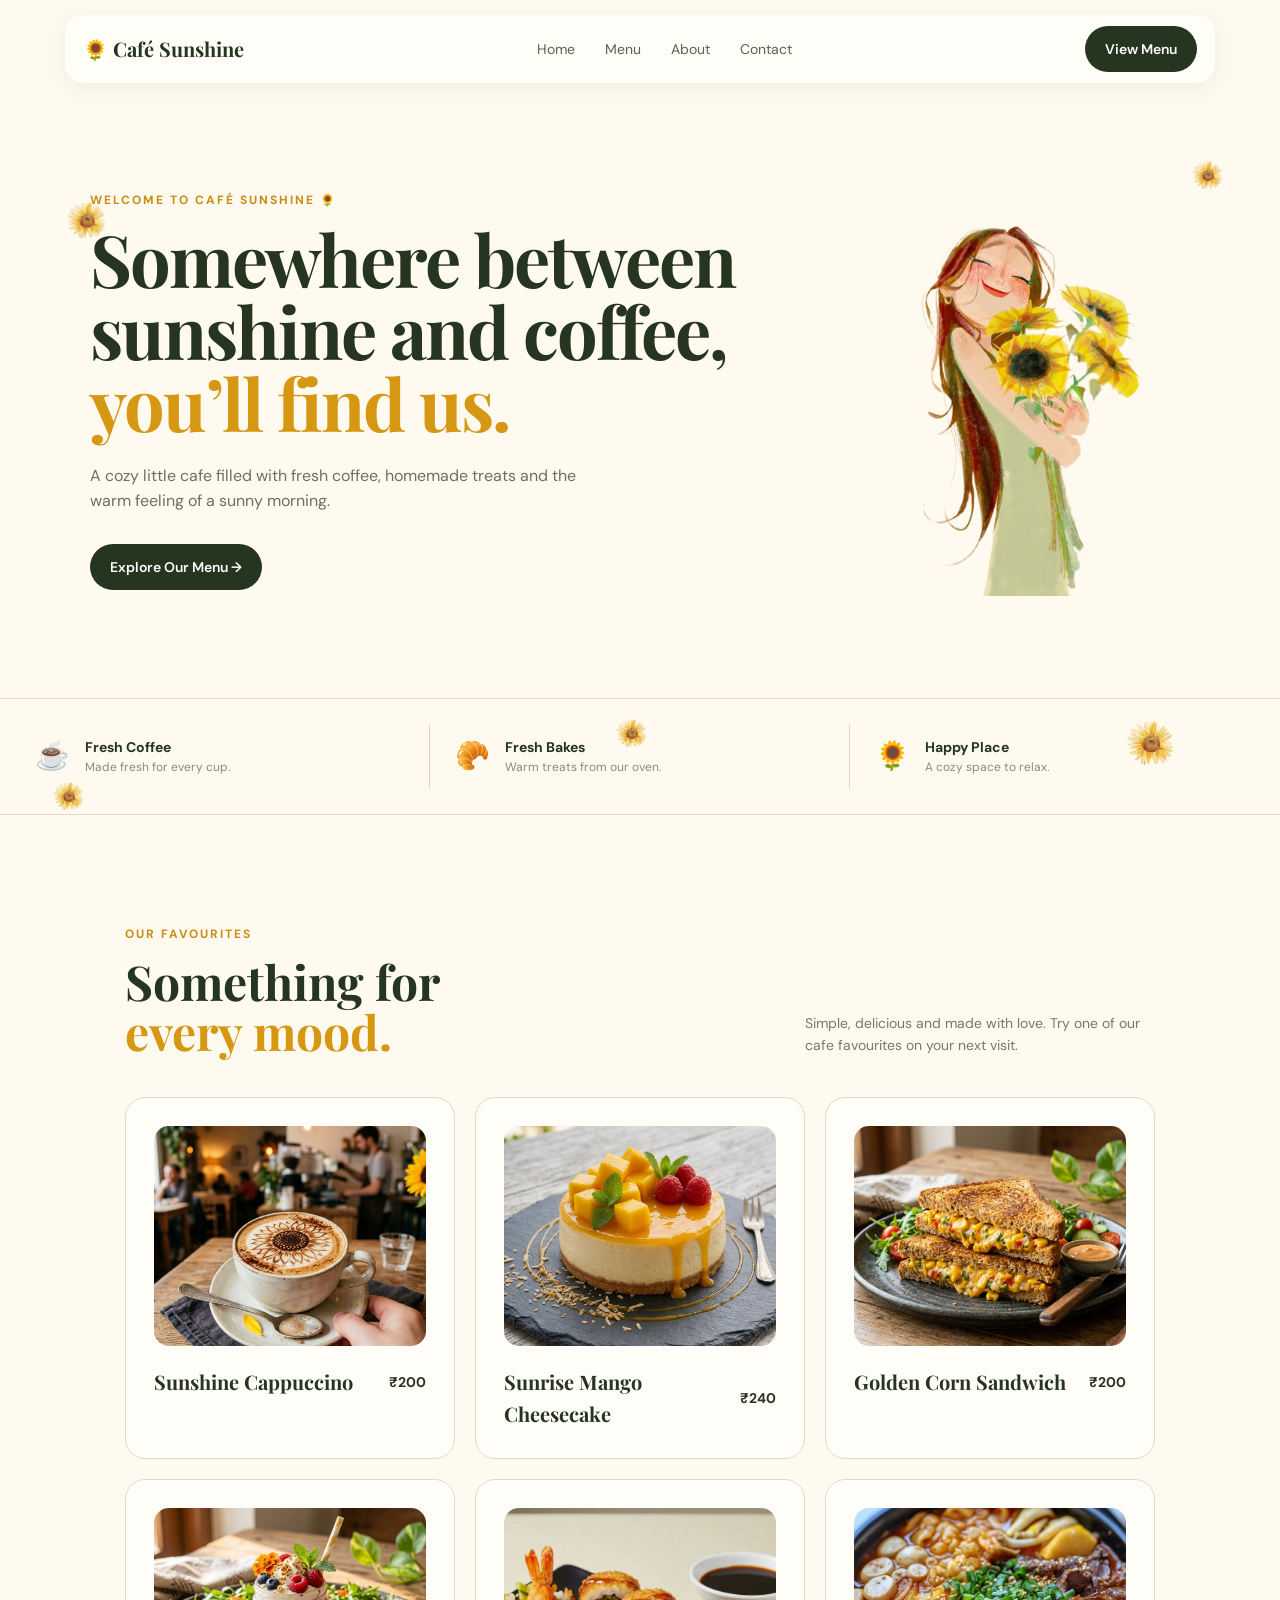
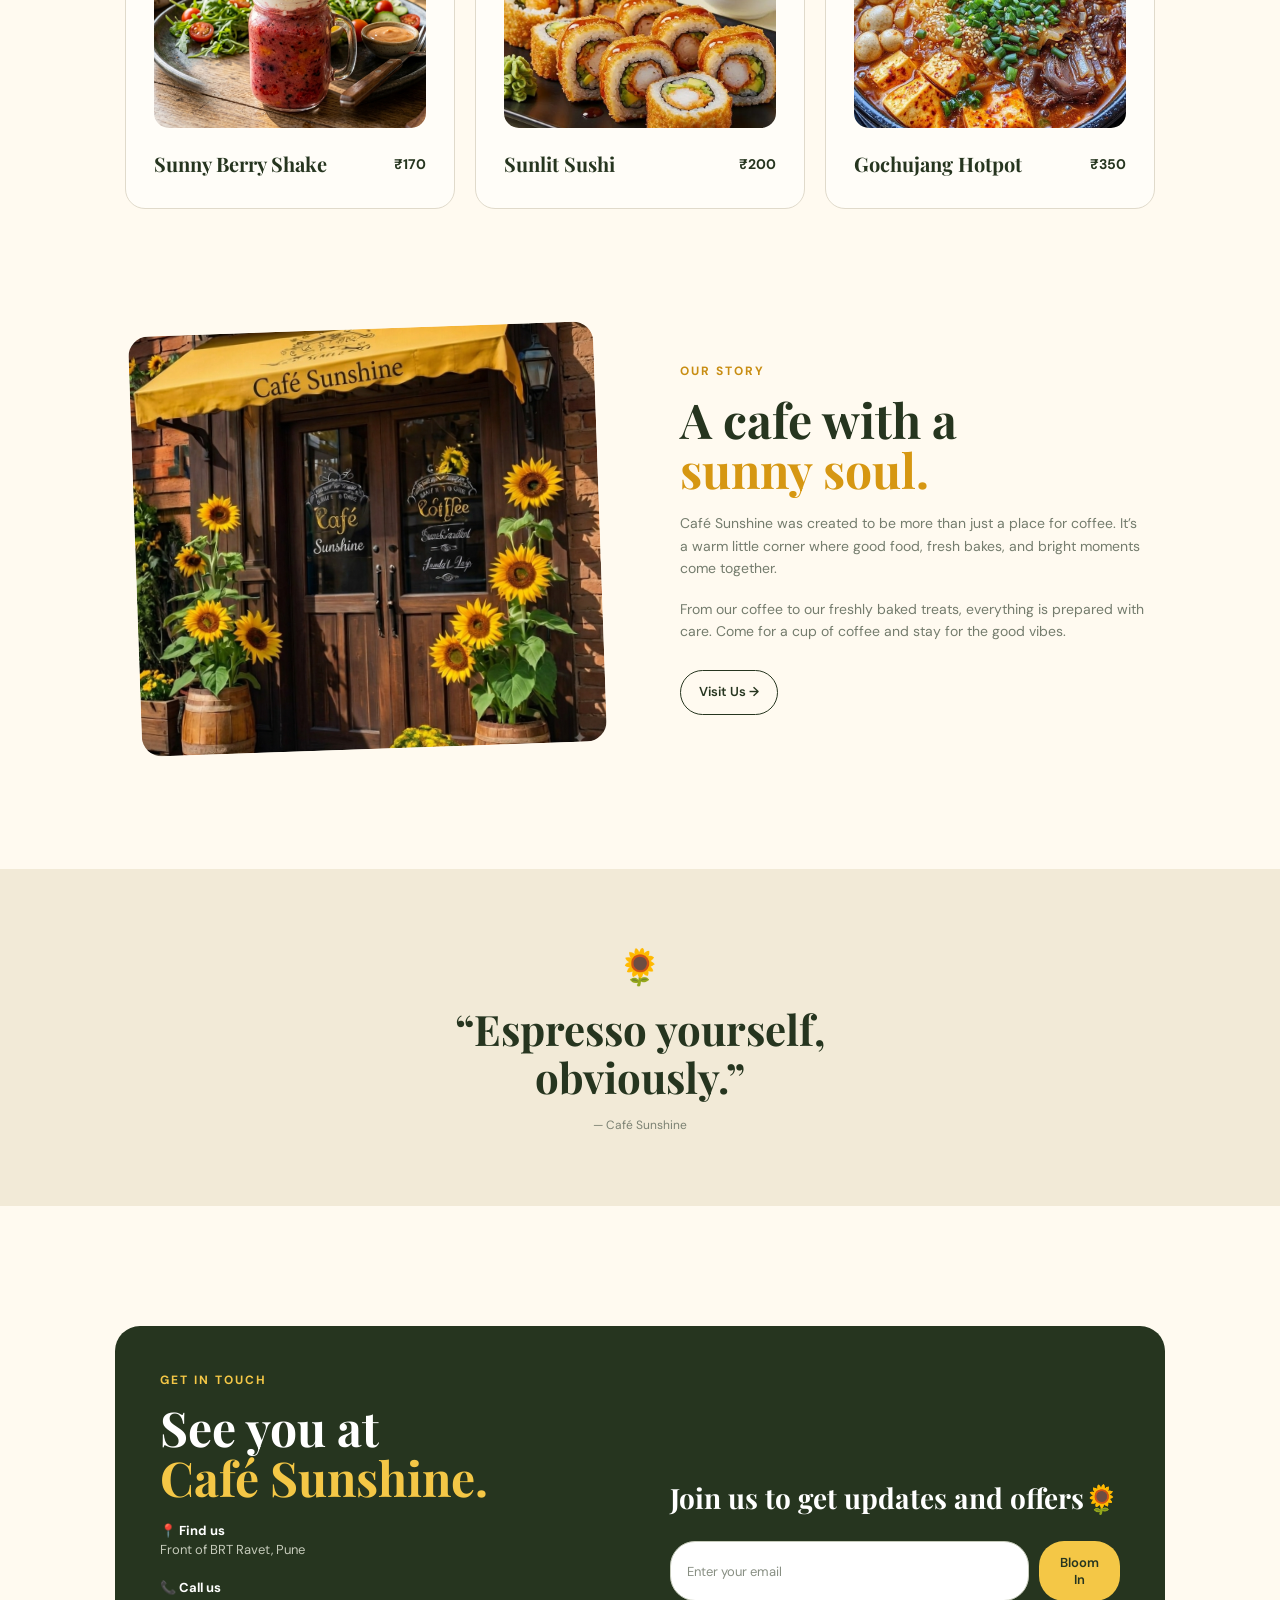
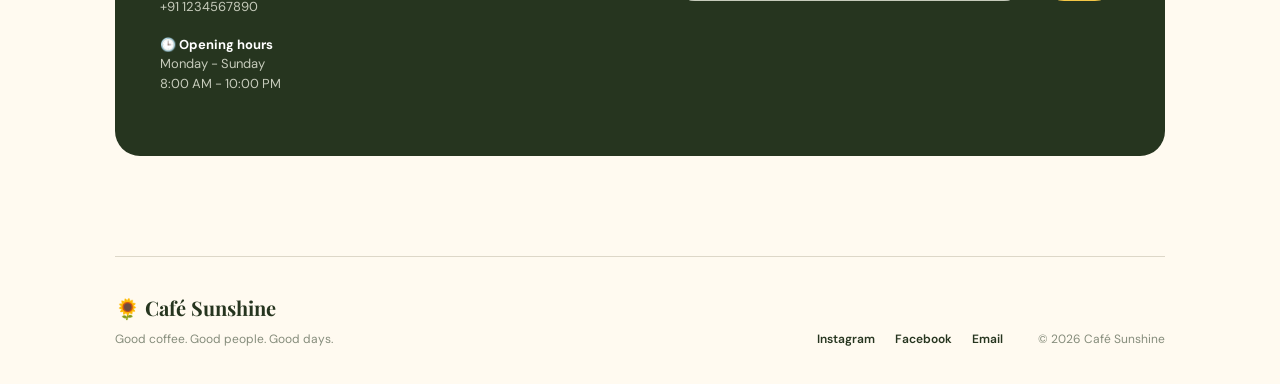
<file: WebDev-L1-LandingPage/index.html>
<!DOCTYPE html>
<html lang="en">
<head>
    <meta charset="UTF-8">
    <meta name="viewport" content="width=device-width, initial-scale=1.0">
    <title>Landing Page-Café Sunshine </title>
    <link rel="preconnect" href="https://fonts.googleapis.com">
    <link rel="preconnect" href="https://fonts.gstatic.com" crossorigin>
    <link href="https://fonts.googleapis.com/css2?family=DM+Sans:wght@400;500;600;700&family=Playfair+Display:wght@600;700&display=swap" rel="stylesheet">
    <link rel="stylesheet" href="style.css">
</head>
<body>
    <header>
        <nav class="navbar">
        <a href="#home" class="logo">🌻 Café Sunshine</a>

            <div class="nav-links">
                <a href="#home">Home</a>
                <a href="#menu">Menu</a>
                <a href="#about">About</a>
                <a href="#contact">Contact</a>
            </div>
        <a href="#menu" class="nav-button">View Menu</a>
        </nav>
    </header>

    <main>

        <section class="hero" id="home">
            
            <div class="sunflowers">
                <img src="images/sunflower.png" class="flower flower1">
                <img src="images/sunflower.png" class="flower flower2">
                <img src="images/sunflower.png" class="flower flower3">
                <img src="images/sunflower.png" class="flower flower4">
                <img src="images/sunflower.png" class="flower flower5">
            </div>
            
            <div class="hero-text">
                <p class="small-title">WELCOME TO CAFÉ SUNSHINE 🌻</p>
                <h1>Somewhere between sunshine and coffee,<br><span>you’ll find us.</span></h1>
                <p class="description">A cozy little cafe filled with fresh coffee, homemade
                    treats and the warm feeling of a sunny morning.</p>
                <a href="#menu" class="main-button">Explore Our Menu →</a>
            </div>

            <div class="hero-image">
                <img src="images/Instagram-removebg-preview.png">
            </div>
        </section>

        <section class="features">
            <div class="feature">
                <span>☕</span>
                <div>
                <h3>Fresh Coffee</h3>
                <p>Made fresh for every cup.</p>
                </div>
            </div>

            <div class="feature">
                <span>🥐</span>
                <div>
                <h3>Fresh Bakes</h3>
                <p>Warm treats from our oven.</p>
                </div>
            </div>

            <div class="feature">
                <span>🌻</span>
                <div>
                <h3>Happy Place</h3>
                <p>A cozy space to relax.</p>
                </div>
            </div>
        </section>

        <section class="menu-section" id="menu">
            <div class="section-heading">
                <div>
                <p class="small-title">OUR FAVOURITES</p>
                <h2>Something for<br><span>every mood.</span></h2>
                </div>
                <p>Simple, delicious and made with love. Try one of our
                    cafe favourites on your next visit.</p>
            </div>

            <div class="menu-items">
                 <div class="menu-card">
                    <img src="images/sunshine cappacino image.png" alt="cappacino">
                    <div class="menu-info">
                    <h3>Sunshine Cappuccino</h3>
                    <strong>₹200</strong>
                    </div>
                </div>

                <div class="menu-card">
                    <img src="images/Mango cheescake image.png" alt="cheescake">
                    <div class="menu-info">
                    <h3>Sunrise Mango Cheesecake</h3>
                    <strong>₹240</strong>
                    </div>
                </div>

               <div class="menu-card">
                    <img src="images/sandwich image.png" alt="sandwich">
                    <div class="menu-info">
                    <h3>Golden Corn Sandwich</h3>
                    <strong>₹200</strong>
                    </div>
                </div>
                
                <div class="menu-card">
                    <img src="images/shake.png" alt="shake">
                     <div class="menu-info">
                    <h3>Sunny Berry Shake</h3>
                    <strong>₹170</strong>
                    </div>
                </div>
                
                <div class="menu-card">
                    <img src="images/Sushi.jpeg" alt="sushi">
                     <div class="menu-info">
                    <h3>Sunlit Sushi</h3>
                    <strong>₹200</strong>
                    </div>
                </div>
                
                <div class="menu-card">
                    <img src="images/hotpot.jpeg" alt="hotpot">
                    <div class="menu-info">
                    <h3>Gochujang Hotpot</h3>
                    <strong>₹350</strong>
                    </div>
                </div>
            </div>
        </section>

        <section class="about" id="about">
            <div class="about-picture">
                    <img src="images\cafe.png" alt="Café Sunshine">
            </div>

            <div class="about-text">
                <p class="small-title">OUR STORY</p>
                <h2>A cafe with a<br><span>sunny soul.</span></h2>
                <p>Café Sunshine was created to be more than just a place for coffee. 
                    It’s a warm little corner where good food, fresh bakes, and bright moments come together.</p>
                <p>
                    From our coffee to our freshly baked treats, everything
                    is prepared with care. Come for a cup of coffee and
                    stay for the good vibes.</p>
                <a href="#contact" class="outline-button">Visit Us →</a>
            </div>
        </section>

        <section class="quote">
            <div>🌻</div>
            <h2>“Espresso yourself,<br>obviously.”</h2>
            <p>— Café Sunshine</p>
        </section>

        <section class="contact" id="contact">
           <div class="contact-details">
              <p class="small-title">GET IN TOUCH</p>
              <h2>See you at <br><span>Café Sunshine.</span></h2>
              <p> 
              <strong>📍 Find us</strong><br>
              Front of BRT Ravet, Pune </p>
              <p>
              <strong>📞 Call us</strong><br>
              +91 1234567890 </p>
              <p>
              <strong>🕒 Opening hours</strong><br>
              Monday - Sunday<br>
              8:00 AM - 10:00 PM</p>
    </div>

    <div class="mail">
        <h3>Join us to get updates and offers🌻</h3>

        <form>
            <input type="email" placeholder="Enter your email" required>
            <button type="submit">Bloom In</button>
        </form>

    </div>

</section>
</main>

    <footer>
        <div>
            <a href="#home" class="logo">🌻 Café Sunshine</a>
            <p>Good coffee. Good people. Good days.</p>
        </div>

        <div class="footer-links">
            <a href="#">Instagram</a>
            <a href="#">Facebook</a>
            <a href="mailto:hello@sunshinecafe.com">Email</a>
        </div>

        <p class="copyright">© 2026 Café Sunshine</p>
    </footer>

</body>
</html>
</file>
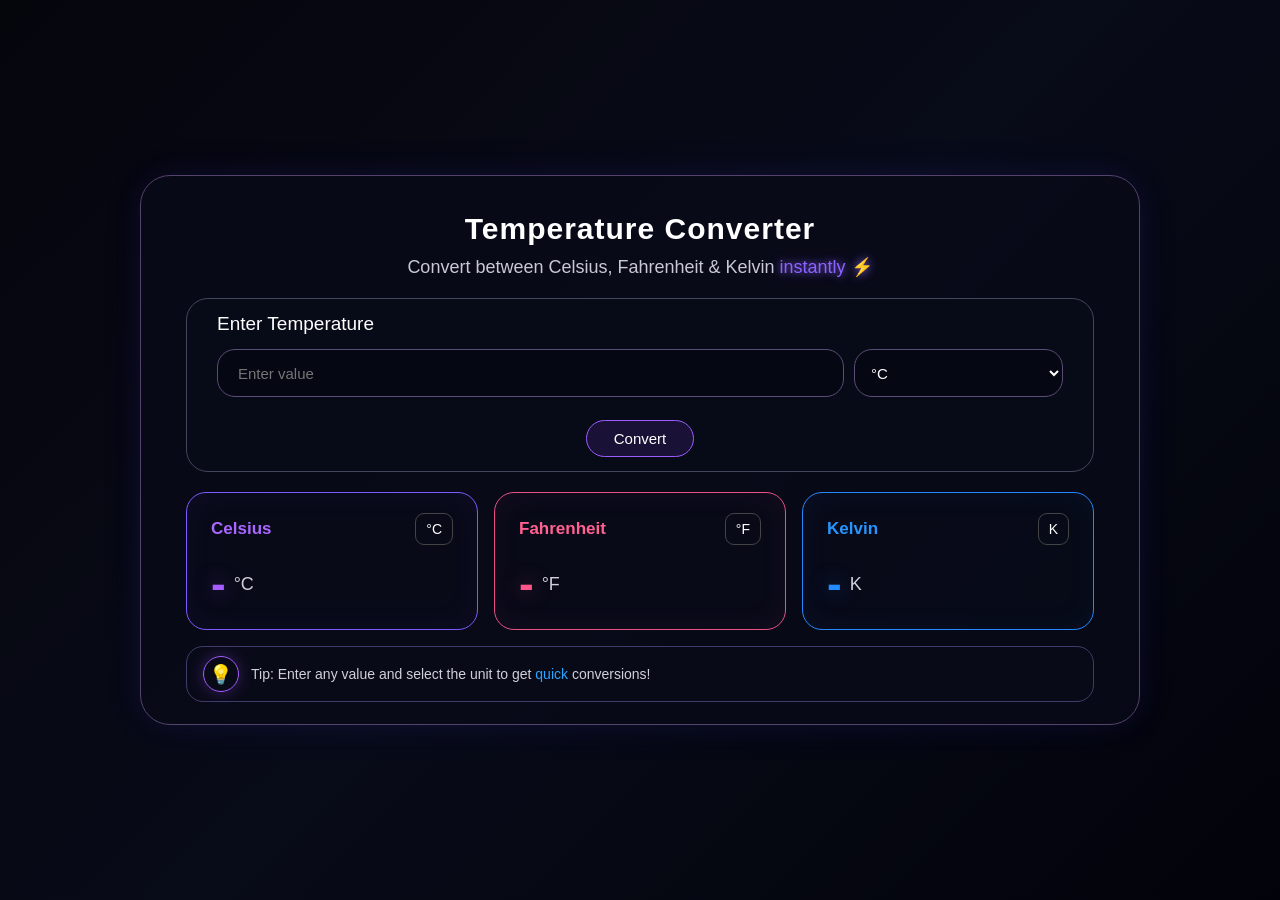
<file: WebDev-L1-TemperatureConverter/index.html>
<!DOCTYPE html>
<html lang="en">
<head>
    <meta charset="UTF-8">
    <meta name="viewport" content="width=device-width, initial-scale=1.0">
    <title>Temperature Converter</title>
    <link rel="stylesheet" href="style.css">
</head>
<body>
    <div class="main">
      <h1>Temperature Converter</h1>
      <p class="heading-text">Convert between Celsius, Fahrenheit & Kelvin <span>instantly ⚡</span></p>
    
      <div class="input-box">
     <label>Enter Temperature</label>
    
     <div class="input-row">
        <input type="text" id="temperature" placeholder="Enter value" >
         <select id="unit">
                    <option value="celsius">°C</option>
                    <option value="fahrenheit">°F</option>
                    <option value="kelvin">K</option>
         </select>
            </div>
            <p id="error"></p>
            <button id="convertBtn">Convert</button>
        </div>

        <div class="results">

        <div class="card celsius-card">
            
            <div class="card-top">
                <h2>Celsius</h2>
                <span>°C</span>
                </div>

                <div class="value">
                <strong id="celsius">-</strong>
                <small>°C</small>
                </div>
            </div>
       
            <div class="card fahrenheit-card">

                <div class="card-top">
                    <h2>Fahrenheit</h2>
                    <span>°F</span>
                </div>

                <div class="value">
                    <strong id="fahrenheit">-</strong>
                    <small>°F</small>
                </div>
                </div>
        
                <div class="card kelvin-card">

                <div class="card-top">
                    <h2>Kelvin</h2>
                    <span>K</span>
                </div>

                <div class="value">
                    <strong id="kelvin">-</strong>
                    <small>K</small>
                </div>
        </div>
        </div>

        <div class="tip">
            
            <div class="bulb">💡</div>
         <p>Tip: Enter any value and select the unit to get <span>quick</span> conversions!</p>
         </div>
         </div>

    <script src="script.js"></script>

</body>
</html>
</file>
<file: WebDev-L1-LandingPage/style.css>
* {
    margin: 0;
    padding: 0;
    box-sizing: border-box;
}

html {
    scroll-behavior: smooth;
}

body {
    font-family: "DM Sans", sans-serif;
    color: #26351f;
    background: #fffaf0;
    line-height: 1.6;
    overflow-x: hidden;
}

a {
    text-decoration: none;
    color: inherit;
}

header {
    width: 100%;
    padding: 15px 20px;
    position: sticky;
    top: 0;
    z-index: 1000;
    background: transparent;
}

.navbar {
    width: 100%;
    max-width: 1150px;
    min-height: 68px;
    margin: auto;
    padding: 10px 18px;
    display: flex;
    align-items: center;
    justify-content: space-between;
    gap: 25px;
    background: #fffdf8;
    border-radius: 18px;
    box-shadow: 0 5px 20px rgba(70, 60, 30, 0.08);
}

.logo {
    font-family: "Playfair Display", serif;
    font-size: 20px;
    font-weight: 700;
    white-space: nowrap;
}

.nav-links {
    display: flex;
    align-items: center;
    justify-content: center;
    gap: 30px;
}

.nav-links a {
    color: #59644f;
    font-size: 14px;
}

.nav-links a:hover {
    color: #d69712;
}

.nav-button,
.main-button {
    display: inline-block;
    padding: 12px 20px;
    border-radius: 30px;
    background: #26351f;
    color: white;
    font-size: 14px;
    font-weight: 600;
}

.nav-button:hover,
.main-button:hover {
    background: #d69712;
}

.hero {
    width: 100%;
    max-width: 1150px;
    min-height: 600px;
    margin: auto;
    padding: 65px 25px 80px;
    display: grid;
    grid-template-columns: minmax(0, 2fr) minmax(0, 1fr);
    align-items: center;
    gap: 70px;
}

.hero-text {
    max-width: 650px;
}

.small-title {
    margin-bottom: 12px;
    color: #c88d12;
    font-size: 12px;
    font-weight: 700;
    letter-spacing: 2px;
}

.hero h1 {
    font-family: "Playfair Display", serif;
    font-size: clamp(50px, 6vw, 72px);
    line-height: 1;
    letter-spacing: -2px;
}

.hero h1 span,
h2 span {
    color: #d69712;
}

.description {
    max-width: 500px;
    margin: 25px 0 30px;
    color: #687260;
    font-size: 16px;
}

.hero-image {
    width: 100%;
    max-width: 490px;
    height: 450px;
    margin-left: auto;
    position: relative;
    display: flex;
    align-items: center;
    justify-content: center;
}

.hero-image img {
    max-width: 100%;
    max-height: 100%;
    width: auto;
    height: auto;
    display: block;
    object-fit: contain;
}

.features {
    width: 100%;
    margin: 0 auto 110px;
    padding: 25px 10px;
    display: grid;
    grid-template-columns: repeat(3, 1fr);
    border-top: 1px solid #ddd7c8;
    border-bottom: 1px solid #ddd7c8;
}

.feature {
    min-width: 0;
    display: flex;
    align-items: center;
    gap: 15px;
    padding: 10px 25px;
    border-right: 1px solid #ddd7c8;
}

.feature:last-child {
    border-right: none;
}

.feature span {
    flex-shrink: 0;
    font-size: 28px;
}

.feature h3 {
    font-size: 14px;
}

.feature p {
    color: #858c7b;
    font-size: 12px;
}

.menu-section {
    width: 100%;
    max-width: 1050px;
    margin: 0 auto 120px;
    padding: 0 10px;
}

.section-heading {
    display: grid;
    grid-template-columns: 1fr 350px;
    align-items: end;
    gap: 50px;
    margin-bottom: 40px;
}

.section-heading h2,
.about h2,
.contact h2 {
    font-family: "Playfair Display", serif;
    font-size: clamp(38px, 5vw, 48px);
    line-height: 1.05;
}

.section-heading > p {
    color: #727a6b;
    font-size: 14px;
}

.menu-items {
    display: grid;
    grid-template-columns: repeat(3, 1fr);
    gap: 20px;
    align-items: stretch;
}

.menu-card {
    min-width: 0;
    min-height: 315px;
    padding: 28px;
    display: flex;
    flex-direction: column;
    border: 1px solid #e0dacb;
    border-radius: 20px;
    background: #fffdf8;
}

.menu-card img {
    width: 100%;
    height: 220px;
    object-fit: cover;
    border-radius: 15px;
}

.menu-info {
    display: flex;
    align-items: center;
    justify-content: space-between;
    margin-top: 20px;
}

.menu-info h3 {
    margin: 0;
    font-family: "Playfair Display", serif;
    font-size: 20px;
}

.menu-info strong {
    font-size: 14px;
}
.menu-card:hover {
    transform: translateY(-5px);
    box-shadow: 0 10px 25px rgba(70, 60, 30, 0.08);
}

.about {
    width: 100%;
    max-width: 1050px;
    margin: 0 auto 120px;
    padding: 0 20px;
    display: grid;
    grid-template-columns: 1fr 1fr;
    align-items: center;
    gap: 80px;
}

.about-picture {
    width: 100%;
    height: 420px;
    position: relative;
    overflow: hidden;
    border-radius: 20px;
    transform: rotate(-2deg);
}

.about-picture img {
    width: 100%;
    height: 100%;
    object-fit: cover;
    display: block;
}

.about-picture p {
    position: absolute;
    bottom: 15px;
    left: 20px;
    margin: 0;
    color: #5f704c;
    font-family: "Playfair Display", serif;
    font-size: 20px;
}

.about-text {
    max-width: 520px;
}

.about-text > p:not(.small-title) {
    margin: 18px 0;
    color: #747c6d;
    font-size: 14px;
}

.outline-button {
    display: inline-block;
    margin-top: 10px;
    padding: 11px 18px;
    border: 1px solid #26351f;
    border-radius: 25px;
    font-size: 13px;
    font-weight: 600;
}

.outline-button:hover {
    background: #26351f;
    color: white;
}

.quote {
    width: 100%;
    margin-bottom: 120px;
    padding: 70px 20px;
    text-align: center;
    background: #f2ead7;
}

.quote > div {
    margin-bottom: 10px;
    font-size: 35px;
}

.quote h2 {
    font-family: "Playfair Display", serif;
    font-size: clamp(32px, 5vw, 42px);
    line-height: 1.15;
}

.quote p {
    margin-top: 15px;
    color: #7c8273;
    font-size: 12px;
}

.contact {
    width: calc(100% - 40px);
    max-width: 1050px;
    margin: 0 auto 100px;
    padding: 45px;
    display: grid;
    grid-template-columns: 1fr 1fr;
    align-items: center;
    gap: 60px;
    border-radius: 25px;
    background: #26351f;
    color: white;
}

.contact .small-title {
    color: #f4c746;
}

.contact h2 span {
    color: #f4c746;
}

.contact-details > p:not(.small-title) {
    margin: 18px 0;
    color: #c6cbbb;
    font-size: 13px;
    line-height: 1.5;
}

.contact-details strong {
    color: white;
}

.mail h3 {
    margin: 0 0 25px;
    font-family: "Playfair Display", serif;
    font-size: 28px;
    line-height: 1.3;
}

.mail form {
    display: flex;
    gap: 10px;
}

.mail input {
    width: 100%;
    padding: 13px 16px;
    border: 1px solid #c6cbbb;
    border-radius: 25px;
    background: white;
    color: #26351f;
    outline: none;
    font-family: "DM Sans", sans-serif;
    font-size: 13px;
}

.mail input::placeholder {
    color: #888f83;
}

.mail button {
    padding: 13px 20px;
    border: none;
    border-radius: 25px;
    background: #f4c746;
    color: #26351f;
    font-family: "DM Sans", sans-serif;
    font-size: 13px;
    font-weight: 600;
    cursor: pointer;
}

.mail button:hover {
    background: #ffffff;
}

footer {
    width: calc(100% - 40px);
    max-width: 1050px;
    margin: auto;
    padding: 35px 0;
    display: grid;
    grid-template-columns: 1fr auto auto;
    align-items: end;
    gap: 35px;
    border-top: 1px solid #ddd7c8;
}

footer p {
    margin-top: 6px;
    color: #858c7b;
    font-size: 12px;
}

.footer-links {
    display: flex;
    gap: 20px;
    font-size: 12px;
    font-weight: 600;
}

.footer-links a:hover {
    color: #d69712;
}

.copyright {
    text-align: right;
}

.sunflowers {
    position: absolute;
    inset: 0;
    pointer-events: none;
    z-index: 1;
}

.flower {
    position: absolute;
    width: 45px;
    opacity: 0.8;
    animation: flowerFloat 4s ease-in-out infinite;
}

.flower1 {
    top: 20%;
    left: 5%;
}

.flower2 {
    bottom: 12%;
    right: 8%;
    width: 55px;
    animation-delay: 1s;
}

.flower3 {
    top: 16%;
    left: 93%;
    width: 35px;
    animation-delay: 2s;
}

.flower4 {
    top: 85%;
    left: 4%;
    width: 35px;
    animation-delay: 2s;
}
.flower5 {
    top: 78%;
    left: 48%;
    width: 35px;
    animation-delay: 2s;
}

@keyframes flowerFloat {
    0%, 100% {
        transform: translateY(0) rotate(-5deg);
    }

    50% {
        transform: translateY(-8px) rotate(5deg);
    }
}

@media (max-width: 850px) {

    .navbar {
        gap: 15px;
    }

    .nav-button {
        display: none;
    }

    .hero {
        grid-template-columns: 1fr;
        gap: 45px;
        text-align: center;
        padding-left: 30px;
        padding-right: 30px;
    }

    .hero-text {
        max-width: 650px;
        margin: auto;
    }

    .description {
        margin-left: auto;
        margin-right: auto;
    }

    .hero-image {
        width: 100%;
        max-width: 450px;
        height: 450px;
        margin: auto;
    }

    .hero-image img {
        max-width: 100%;
        max-height: 100%;
        width: auto;
        height: auto;
        object-fit: contain;
    }

    .features {
        grid-template-columns: 1fr;
        max-width: 600px;
    }

    .feature {
        padding: 15px 20px;
        border-right: none;
        border-bottom: 1px solid #ddd7c8;
    }

    .feature:last-child {
        border-bottom: none;
    }

    .section-heading {
        grid-template-columns: 1fr;
        gap: 15px;
        align-items: start;
    }

    .menu-items {
        grid-template-columns: 1fr;
    }

    .menu-card {
        min-height: 270px;
    }

    .about {
        grid-template-columns: 1fr;
        gap: 50px;
    }

    .about-picture {
        width: 100%;
        max-width: 500px;
        height: 420px;
        margin: auto;
    }

    .about-picture img {
        max-width: 100%;
        height: 100%;
        object-fit: cover;
    }

    .about-text {
        max-width: 650px;
        margin: auto;
        text-align: center;
    }

    .contact {
        grid-template-columns: 1fr 1fr;
    }

    .mail form {
        flex-direction: column;
    }

    .mail button {
        width: 100%;
    }

    footer {
        grid-template-columns: 1fr 1fr;
    }

    .copyright {
        grid-column: 1 / -1;
        text-align: left;
    }
}


@media (max-width: 600px) {

    header {
        padding: 10px;
    }

    .navbar {
        min-height: 60px;
        padding: 9px 12px;
        border-radius: 15px;
    }

    .logo {
        font-size: 15px;
    }

    .nav-links {
        gap: 10px;
    }

    .nav-links a {
        font-size: 11px;
    }

    .nav-links a:last-child {
        display: none;
    }

    .hero {
        min-height: auto;
        padding: 45px 20px 60px;
        gap: 35px;
    }

    .hero h1 {
        font-size: 42px;
        line-height: 1.05;
    }

    .description {
        font-size: 14px;
        line-height: 1.6;
    }

    .hero-image {
        width: 100%;
        max-width: 350px;
        height: 380px;
        margin: auto;
        border-radius: 175px 175px 25px 25px;
        overflow: hidden;
    }

    .hero-image img {
        max-width: 100%;
        max-height: 100%;
        width: auto;
        height: auto;
        object-fit: contain;
    }

    .features {
        width: calc(100% - 40px);
        margin-bottom: 80px;
    }

    .feature {
        padding: 15px 10px;
    }

    .menu-section,
    .about {
        padding: 0 20px;
        margin-bottom: 90px;
    }

    .menu-card {
        min-height: 285px;
    }

    .menu-card img {
        width: 100%;
        max-width: 100%;
        height: 180px;
        object-fit: cover;
    }

    .about-picture {
        width: 100%;
        max-width: 400px;
        height: 330px;
    }

    .about-picture img {
        width: 100%;
        height: 100%;
        object-fit: cover;
    }

    .about-picture div {
        font-size: 110px;
    }

    .quote {
        margin-bottom: 80px;
        padding: 60px 20px;
    }

    .contact {
        width: calc(100% - 40px);
        margin-bottom: 75px;
        padding: 35px 25px;
        grid-template-columns: 1fr;
        gap: 35px;
        text-align: center;
    }

    .contact-details > p:not(.small-title) {
        margin: 15px 0;
    }

    .mail h3 {
        font-size: 24px;
    }

    .mail form {
        flex-direction: column;
        gap: 10px;
    }

    .mail input,
    .mail button {
        width: 100%;
    }

    footer {
        width: 100%;
        padding: 35px 25px 25px;
        grid-template-columns: 1fr;
        text-align: center;
        gap: 20px;
    }

    .footer-contact,
    .footer-social {
        align-items: center;
    }

    .copyright {
        grid-column: auto;
        text-align: center;
    }
}

@media (max-width: 400px) {

    .logo {
        font-size: 14px;
    }

    .nav-links {
        gap: 7px;
    }

    .nav-links a {
        font-size: 10px;
    }

    .hero {
        padding-left: 15px;
        padding-right: 15px;
    }

    .hero h1 {
        font-size: 36px;
    }

    .description {
        font-size: 13px;
    }

    .hero-image {
        max-width: 300px;
        height: 340px;
    }

    .contact {
        width: calc(100% - 30px);
        padding: 30px 20px;
    }

}
</file>
<file: WebDev-L1-TemperatureConverter/style.css>
* {
    box-sizing: border-box;
}

html,
body {
    width: 100%;
    height: 100%;
    margin: 0;
    overflow: hidden;
}

body {
    display: flex;
    justify-content: center;
    align-items: center;
    min-height: 100vh;
    min-height: 100dvh;
    padding: 20px 16px;
    font-family: Arial, sans-serif;
    background: linear-gradient(135deg,#05050c,#080b18,#02030a);
    color: white;
}

.main {
    width: min(100%, 1000px);
    max-height: calc(100dvh - 40px);
    margin: 0;
    padding: 35px 45px 22px;
    position: relative;
    background: rgba(8, 10, 25, 0.75);
    border: 1px solid #55436e;
    border-radius: 30px;
    box-shadow:
        0 0 30px rgba(140, 70, 255, 0.08),
        0 0 50px rgba(20, 100, 255, 0.05);
}

h1 {
    text-align: center;
    margin: 1px;
    font-size: 30px;
    letter-spacing: 1px;
}

.heading-text {
    text-align: center;
    font-size: 18px;
    color: #c9c9d5;
    margin: 10px 0 20px;
}

.heading-text span {
    color: #8d63ff;
    text-shadow:
        0 0 10px #8d63ff;
}

.input-box {
    padding: 14px 30px;
    background: rgba(8, 10, 24, 0.7);
    border: 1px solid #45455d;
    border-radius: 22px;
}

.input-box label {
    display: block;
    font-size: 19px;
    margin-bottom: 14px;
}

.input-row {
    display: flex;
    gap: 10px;
}

input,
select {
    height: 48px;
    background: rgba(5, 7, 18, 0.8);
    color: white;
    border: 1px solid #5b4d78;
    border-radius: 18px;
    font-size: 15px;
    outline: none;
}

input {
    width: 75%;
    padding: 12px 20px;
}

select {
    width: 25%;
    padding: 12px;
}

#error {
    min-height: 16px;
    margin: 6px 0 0;
    color: #ff5c88;
    font-size: 13px;
    text-align: center;
}

button {
    display: block;
    margin: 1px auto 0;
    padding: 9px 27px;
    border: 1px solid #9c5cff;
    border-radius: 30px;
    background: rgba(100, 50, 180, 0.2);
    color: white;
    font-size: 15px;
    cursor: pointer;
    transition: 0.3s;
}

button:hover {
    background: #7e43d8;
    box-shadow:
        0 0 20px rgba(160, 80, 255, 0.5);
}

.results {
    display: flex;
    gap: 16px;
    margin-top: 20px;
}

.card {
    flex: 1;
    min-height: 0;
    padding: 20px 24px;
    border-radius: 20px;
    background: rgba(8, 10, 24, 0.8);
    position: relative;
    overflow: hidden;
}

.celsius-card {
    border: 1px solid #7e5aff;
    box-shadow:
        inset 0 0 30px rgba(120, 60, 255, 0.06);
}

.fahrenheit-card {
    border: 1px solid #e85285;
    box-shadow:
        inset 0 0 30px rgba(255, 60, 130, 0.06);
}

.kelvin-card {
    border: 1px solid #2688ff;
    box-shadow:
        inset 0 0 30px rgba(30, 120, 255, 0.06);
}

.card-top {
    display: flex;
    justify-content: space-between;
    align-items: center;
}

.card-top h2 {
    margin: 0;
    font-size: 17px;
}

.celsius-card h2 {
    color: #a967ff;
}

.fahrenheit-card h2 {
    color: #ff6191;
}

.kelvin-card h2 {
    color: #2695ff;
}

.card-top span {
    padding: 7px 10px;

    border: 1px solid #444;
    border-radius: 9px;
    font-size: 14px;
}

.value {
    margin-top: 14px;
    display: flex;
    align-items: center;
    gap: 8px;
}

.value strong {
    font-size: 44px;
}

.value small {
    font-size: 18px;
    color: #d0d0da;
}

.celsius-card .value strong {
    color: #a65cff;
    text-shadow:
        0 0 20px rgba(170, 80, 255, 0.5);
}

.fahrenheit-card .value strong {
    color: #ff5689;
    text-shadow:
        0 0 20px rgba(255, 70, 130, 0.5);
}

.kelvin-card .value strong {
    color: #238bff;
    text-shadow:
        0 0 20px rgba(30, 130, 255, 0.5);
}

.tip {
    margin-top: 16px;
    padding: 9px 16px;
    display: flex;
    align-items: center;
    gap: 12px;
    background: rgba(10, 11, 25, 0.7);
    border: 1px solid #3e3c68;
    border-radius: 17px;
}

.tip p {
    margin: 0;
    font-size: 14px;
    color: #d0d0d9;
}

.tip span {
    color: #27a5ff;
}

.bulb {
    width: 36px;
    height: 36px;
    display: flex;
    justify-content: center;
    align-items: center;
    flex-shrink: 0;
    border: 1px solid #a65cff;
    border-radius: 50%;
    color: #b46aff;
    font-size: 19px;
    box-shadow:
        0 0 15px rgba(160, 80, 255, 0.3);
}

@media (max-width: 1000px) {
    .main {
        width: 90%;
        padding: 30px 28px 20px;
    }
    .results {
        gap: 14px;
    }
    .card {
        padding: 18px;
    }
    .value strong {
        font-size: 40px;
    }
}

@media (max-width: 700px) {
    body {
        padding: 10px;
    }
    .main {
        width: 100%;
        max-height: calc(100dvh - 20px);
        padding: 20px 14px 14px;
        border-radius: 22px;
    }
    h1 {
        font-size: clamp(21px, 6vw, 26px);
        line-height: 1.1;
    }
    .heading-text {
        font-size: clamp(11px, 3.2vw, 14px);
        line-height: 1.3;
        margin: 7px 0 14px;
    }
    .input-box {
        padding: 12px;
        border-radius: 17px;
    }
    .input-box label {
        font-size: 15px;
        margin-bottom: 9px;
    }
    .input-row {
        flex-direction: column;
        gap: 7px;
    }
    input,
    select {
        width: 100%;
        height: 40px;
        font-size: 13px;
        border-radius: 14px;
    }
    input {
        padding: 9px 13px;
    }
    select {
        padding: 8px 12px;
    }
    #error {
        min-height: 13px;
        margin: 4px 0 0;
        font-size: 11px;
    }
    button {
        padding: 7px 22px;
        margin-top: 2px;
        font-size: 13px;
    }
    .results {
        flex-direction: column;
        gap: 7px;
        margin-top: 12px;
    }
    .card {
        width: 100%;
        min-height: 0;
        height: auto;
        padding: 10px 13px;
        border-radius: 15px;
    }
    .card-top h2 {
        font-size: 13px;
    }
    .card-top span {
        padding: 5px 8px;
        font-size: 11px;
        border-radius: 7px;
    }
    .value {
        margin-top: 5px;
        gap: 6px;
    }
    .value strong {
        font-size: clamp(25px, 8vw, 34px);
    }

    .value small {
        font-size: 14px;
    }
    .tip {
        margin-top: 9px;
        padding: 7px 10px;
        gap: 8px;
        border-radius: 13px;
    }
    .tip p {
        font-size: 10px;
        line-height: 1.2;
    }
    .bulb {
        width: 28px;
        height: 28px;
        min-width: 28px;
        font-size: 14px;
    }
}

@media (max-width: 380px) {
    body {
        padding: 7px;
    }
    .main {
        padding: 16px 11px 11px;
        border-radius: 19px;
    }
    h1 {
        font-size: 20px;
    }
    .heading-text {
        font-size: 10px;
        margin: 5px 0 10px;
    }
    .input-box {
        padding: 10px;
    }
    .input-box label {
        font-size: 13px;
        margin-bottom: 7px;
    }
    input,
    select {
        height: 36px;
        font-size: 12px;
    }
    button {
        padding: 6px 19px;
        font-size: 12px;
    }
    .results {
        gap: 5px;
        margin-top: 9px;
    }
    .card {
        padding: 8px 11px;
    }
    .card-top h2 {
        font-size: 12px;
    }
    .card-top span {
        padding: 4px 7px;
        font-size: 10px;
    }
    .value {
        margin-top: 3px;
    }
    .value strong {
        font-size: 27px;
    }
    .value small {
        font-size: 12px;
    }
    .tip {
        margin-top: 6px;
        padding: 6px 8px;
    }
    .tip p {
        font-size: 9px;
    }
    .bulb {
        width: 25px;
        height: 25px;
        min-width: 25px;
        font-size: 12px;
    }
}

@media (max-height: 700px) and (min-width: 701px) {
    body {
        padding: 10px 16px;
    }
    .main {
        padding: 22px 35px 15px;
    }
    .heading-text {
        margin: 7px 0 14px;
    }
    .input-box {
        padding: 10px 25px;
    }
    .input-box label {
        margin-bottom: 9px;
    }
    .results {
        margin-top: 13px;
    }
    .card {
        padding: 13px 18px;
    }
    .value {
        margin-top: 8px;
    }
    .value strong {
        font-size: 36px;
    }
    .tip {
        margin-top: 10px;
        padding: 7px 14px;
    }
}
</file>
